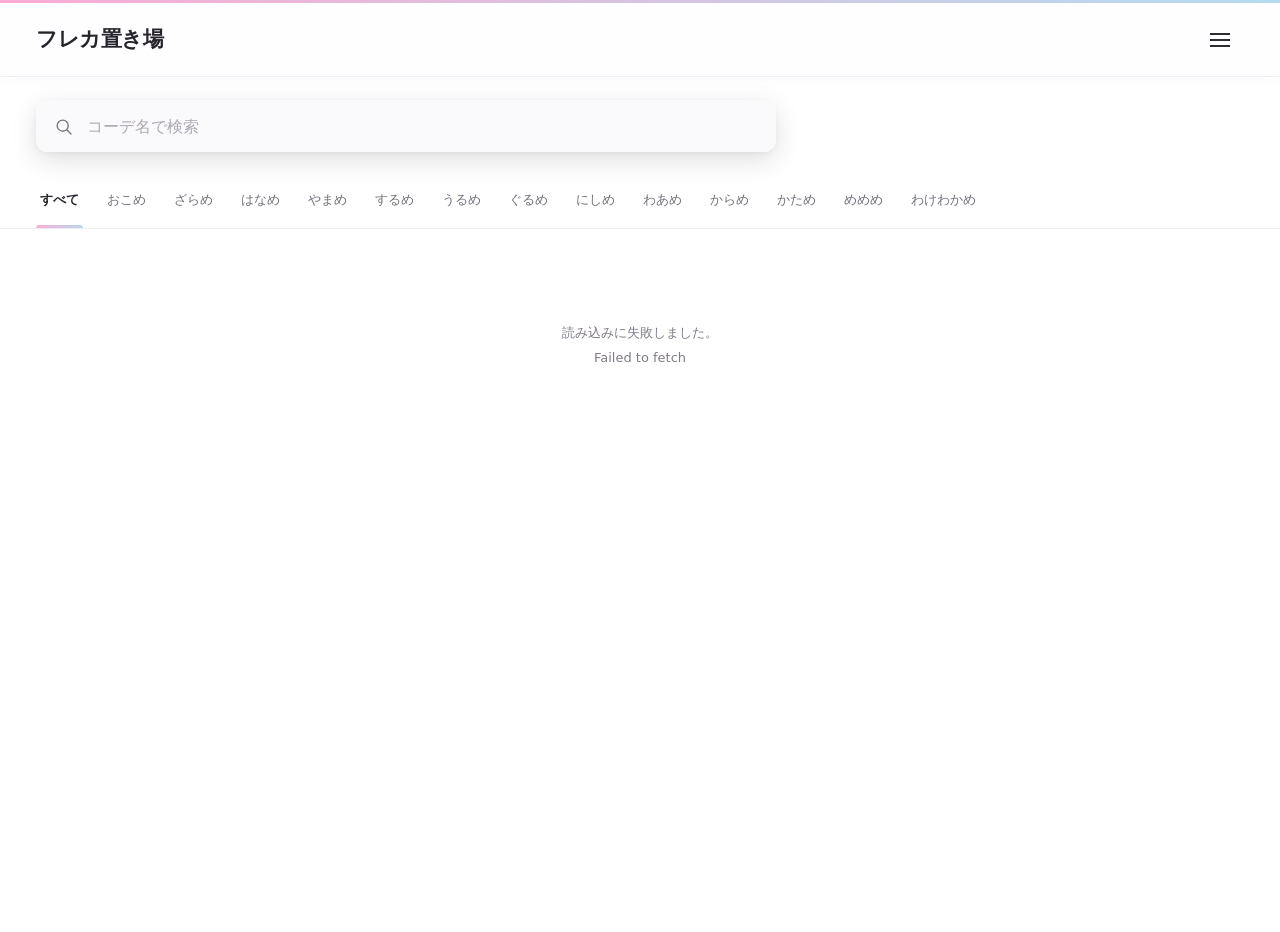
<file: index.html>
<!doctype html><html lang="ja"><head><meta charset="UTF-8"><meta name="viewport" content="width=device-width,initial-scale=1"><meta name="theme-color" content="#ffffff"><title>フレカ置き場 - ぴゃぽ</title><link rel="stylesheet" href="assets/style.css?v=floating-search-only-20261124"></head><body data-page="view"><div id="app"></div><script src="assets/config.js"></script><script src="assets/initial-colors.js"></script><script src="assets/core.js"></script><script src="assets/view.js?v=site-d-public-newest-first-20261123"></script></body></html>
</file>
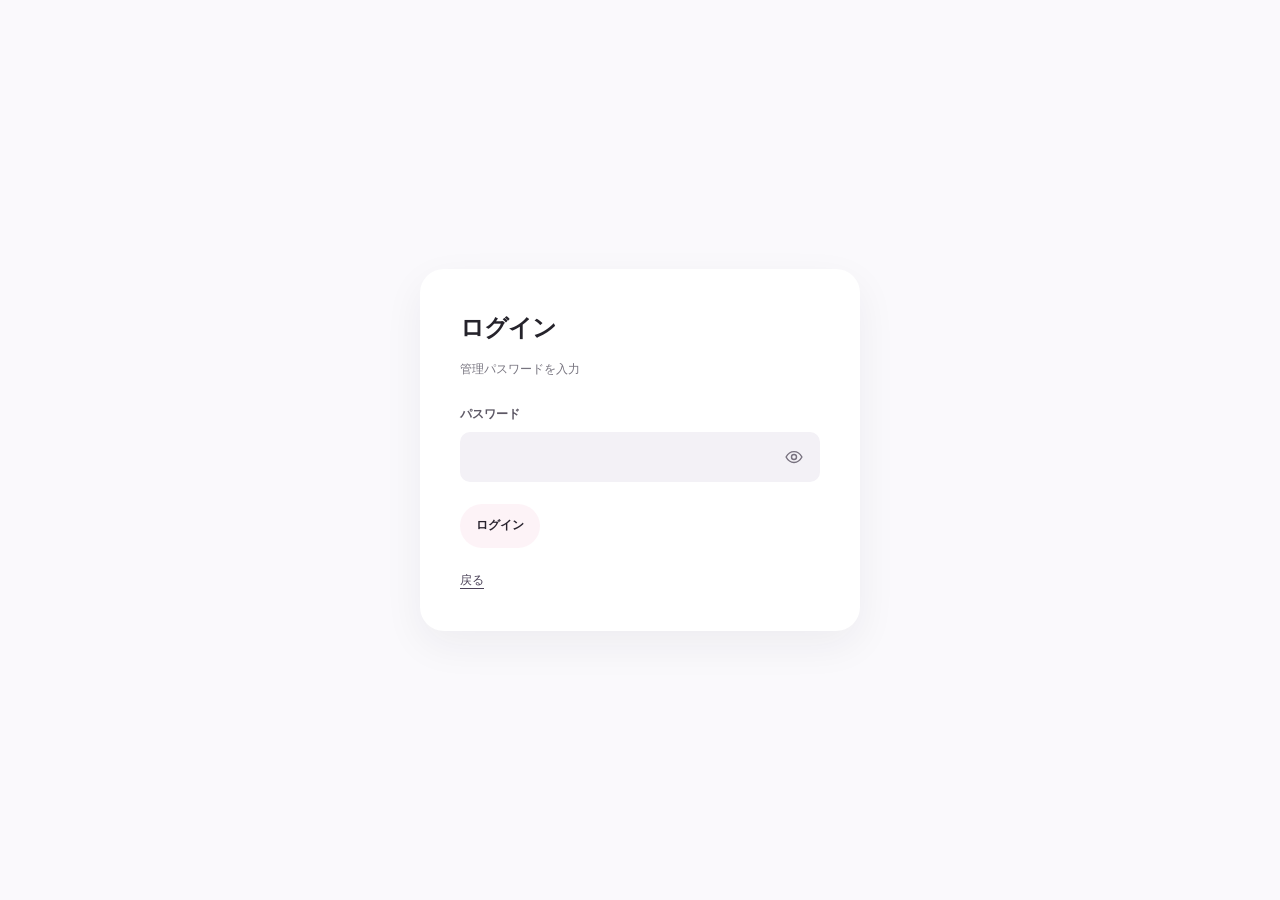
<file: edit.html>
<!doctype html><html lang="ja"><head><meta charset="UTF-8"><meta name="viewport" content="width=device-width,initial-scale=1"><meta name="theme-color" content="#ffffff"><title>フレカ置き場 - ぴゃぽ</title><link rel="stylesheet" href="assets/style.css?v=admin-floating-search-20261124"></head><body data-page="edit"><div id="app"></div><script src="assets/config.js"></script><script src="assets/core.js"></script><script src="assets/edit.js?v=login-copy-and-tab-title-20261123"></script></body></html>
</file>
<file: assets/style.css>
/*
 * Site D — 4.11B / Material-inspired minimal layout
 * A alternative remains entirely separate as v4.10.
 * The same JS, data contracts, page routes, and accessibility semantics are retained.
 * Design principle: whitespace first, lines only when needed, accent only as state.
 */
@property --theme-color { syntax: '<color>'; inherits: true; initial-value: #eaa1bf; }
:root {
  --theme-background: #eaa1bf;
  --old-theme-background: #eaa1bf;
  --theme-color: #eaa1bf;
  --theme-on: #171717;
  --theme-soft: rgba(234,161,191,.13);
  --theme-line: rgba(234,161,191,.35);
  --txt: #25232b;
  --muted: #77747f;
  --quiet: #9895a0;
  --line: #eeebf1;
  --line-strong: #ddd9e2;
  --bg: #faf9fc;
  --surface: #ffffff;
  --surface-soft: #f3f1f6;
  --surface-active: #f0ecf5;
  --danger: #b04452;
  --radius-small: 8px;
  --radius-medium: 12px;
  --radius-dialog: 24px;
  --ease: cubic-bezier(.2,.75,.25,1);
}
* { box-sizing: border-box; }
html { scroll-behavior: smooth; }
body {
  margin: 0;
  min-width: 320px;
  background: var(--surface);
  color: var(--txt);
  font: 14px/1.6 'Noto Sans JP','Hiragino Kaku Gothic ProN', 'Yu Gothic', system-ui, sans-serif;
  font-weight: 400;
  -webkit-font-smoothing: antialiased;
}
body[data-page="view"] { padding-bottom: 32px; }
button,input,textarea,select { font: inherit; }
button { cursor: pointer; -webkit-tap-highlight-color: transparent; }
button:disabled { opacity: .38; cursor: default; }
button:focus-visible, input:focus-visible, select:focus-visible, textarea:focus-visible, a:focus-visible, .ownership-option:focus-within {
  outline: 2px solid #6b5b81; outline-offset: 3px;
}
a { color: inherit; }
svg { width: 20px; height: 20px; fill: none; stroke: currentColor; stroke-width: 1.7; stroke-linecap: round; stroke-linejoin: round; }
.hidden { display: none !important; }
#app { min-height: 100dvh; }

/* 1 — Top app bar: flat surface, small dynamic theme rule (no decorations). */
.app-header { position: sticky; top: 0; z-index: 30; background: var(--surface); }
.title-bar { position: relative; isolation: isolate; background: var(--surface); color: var(--txt); }
.title-bar::after { content: ''; position: absolute; top: 0; left: 0; right: 0; height: 4px; background: var(--theme-background); z-index: 1; }
.title-bar::before { content:''; position:absolute; inset: 0 0 auto; height: 4px; z-index:2; pointer-events:none; background:var(--old-theme-background); opacity: 0; }
.theme-changing .title-bar::before { animation: b-accent-crossfade 700ms ease both; }
@keyframes b-accent-crossfade { from { opacity: 1; } to { opacity: 0; } }
.header-inner { max-width: 1440px; min-height: 76px; margin: auto; padding: 12px 36px 9px; display: flex; align-items: center; justify-content: space-between; gap: 16px; }
.app-title { font-size: 21px; font-weight: 700; letter-spacing: -.025em; color: #27232c; }
.header-actions,.view-header-actions { display:flex; align-items:center; gap:14px; }
.header-date { color:var(--muted); white-space:nowrap; font-size: 11px; letter-spacing: .02em; }
.hamburger { width: 48px; height: 48px; display:flex; flex-direction:column; align-items:center; justify-content:center; gap:5px; border:0; background:transparent; color:#302c36; padding:9px; border-radius:24px; transition:background 180ms ease; }
.hamburger:hover,.hamburger[aria-expanded="true"] { background:var(--surface-soft); }
.hamburger span { width:21px; height:2px; display:block; background:currentColor; border-radius:3px; transition:transform 250ms var(--ease),opacity 180ms ease; }
.hamburger[aria-expanded="true"] span:first-child { transform:translateY(7px) rotate(45deg); }
.hamburger[aria-expanded="true"] span:nth-child(2) { opacity:0; }
.hamburger[aria-expanded="true"] span:last-child { transform:translateY(-7px) rotate(-45deg); }

/* 2 — Modal navigation sheet; keeps the exact original hamburger behaviors. */
.menu-scrim { position:fixed; inset:0; z-index:79; background:rgba(22,18,30,.27); opacity:0; visibility:hidden; pointer-events:none; transition:opacity 300ms ease,visibility 0s linear 310ms; }
.hamburger-panel { position:fixed; right:0; top:0; bottom:0; z-index:80; width:min(344px, calc(100vw - 36px)); display:flex; flex-direction:column; gap:2px; padding:108px 20px 32px; overflow-y:auto; background:var(--surface); box-shadow:-14px 0 55px rgba(34,27,47,.12); opacity:0; transform:translateX(28px); visibility:hidden; pointer-events:none; transition:opacity 260ms ease,transform 300ms var(--ease),visibility 0s linear 310ms; }
.hamburger-panel::before { content:'メニュー'; position:absolute; top:42px; left:36px; font-size:21px; font-weight:700; letter-spacing:-.02em; }
.hamburger-panel :is(a,button) { display:block; width:100%; border:0; border-radius:12px; padding:15px 18px; text-align:left; color:#433e49; font-size:14px; font-weight:500; background:transparent; text-decoration:none; transition:background-color 180ms ease; }
.hamburger-panel :is(a,button):hover { background:#f3f1f6; }
.hamburger-panel .selected { background:var(--theme-soft); font-weight:700; }
/* Close control floats above the drawer, independent of the sliding sheet.
   Its bounds are taken from the header hamburger at the moment of opening. */
.drawer-close {
  position: fixed;
  z-index: 83;
  display: grid;
  place-items: center;
  padding: 0;
  border: 0;
  border-radius: 50%;
  background: transparent;
  color: #302c36;
  font-size: 28px;
  font-weight: 300;
  line-height: 1;
  opacity: 0;
  visibility: hidden;
  pointer-events: none;
  transform: scale(.92);
  transition: opacity 180ms ease, transform 240ms var(--ease), visibility 0s linear 250ms, background-color 180ms ease;
}
.drawer-close.is-open {
  opacity: 1;
  visibility: visible;
  pointer-events: auto;
  transform: scale(1);
  transition-delay: 0s;
}
.drawer-close:hover { background: var(--surface-soft); }
.drawer-close:focus-visible { outline: 2px solid #6b5b81; outline-offset: -3px; }

.hamburger-panel > a:first-of-type { border-bottom:1px solid var(--line); border-radius:0; margin-bottom:12px; padding-bottom:23px; }
.hamburger-panel > a:first-of-type:hover { background:var(--surface-soft); border-radius:12px; }
.menu-scrim.is-open,.hamburger-panel.is-open { opacity:1; visibility:visible; pointer-events:auto; transition-delay:0ms; }
.hamburger-panel.is-open { transform:translateX(0); }

/* 3 — Search and filters: whitespace, no decorated input borders. */
.container { max-width:1440px; margin:0 auto; padding:24px 36px; }
.search { max-width:740px; min-height:52px; display:flex; align-items:center; gap:14px; padding:0 18px; background:var(--surface-soft); border:0; border-radius:var(--radius-medium); box-shadow:none; transition:background 200ms ease,box-shadow 200ms ease; }
.search:focus-within { background:#eeebf3; box-shadow:inset 0 -2px #777086; }
.search svg { color:#777280; width:19px; height:19px; flex-shrink:0; }
.search input { flex:1; min-width:0; padding:13px 0; background:transparent; color:var(--txt); border:0; outline:0; font-size:16px; }
.search input::placeholder { color:#86818e; }
.desktop-tabs { max-width:1440px; margin:auto; padding:0 36px; display:flex; align-items:stretch; gap:20px; overflow-x:auto; scrollbar-width:none; border-bottom:1px solid var(--line); }
.desktop-tabs::-webkit-scrollbar { display:none; }
.char-tab { position:relative; flex-shrink:0; white-space:nowrap; border:0; border-radius:0; background:transparent!important; padding:12px 4px 15px; min-height:52px; color:#77717e; font-size:13px; font-weight:500; transition:color 230ms ease; }
.char-tab::after { content:''; position:absolute; left:0; right:0; height:3px; bottom:0; border-radius:3px 3px 0 0; background:var(--theme-background); transform:scaleX(0); transform-origin:center; transition:transform 280ms var(--ease); }
.char-tab:hover { color:#34303b; }
.char-tab.active { color:#292630; font-weight:700; }
.char-tab.active::after { transform:scaleX(1); }

/* 4 — Public gallery: image-led, not a grid of framed rectangles. */
.card-grid { display:grid; grid-template-columns:repeat(2,minmax(0,1fr)); gap:26px 16px; align-items:start; }
.freca-card { min-width:0; background:transparent; border:0; border-radius:0; box-shadow:none; overflow:visible; }
.card-picture { background:#f2f0f5; aspect-ratio:59 / 86; overflow:hidden; border-radius:7px; display:flex; align-items:center; justify-content:center; cursor:zoom-in; transition:box-shadow 220ms ease; }
.card-picture img { width:100%; height:100%; object-fit:cover; transition:transform 300ms var(--ease); }
.freca-card:hover .card-picture { box-shadow:0 6px 18px rgba(36,29,43,.08); }
.freca-card:hover .card-picture img { transform:scale(1.018); }
.card-detail { padding:11px 2px 0; }
.card-chara { color:#292530; font-size:13px; font-weight:650; line-height:1.45; }
.card-code { color:#76717d; font-size:12px; line-height:1.55; margin-top:4px; overflow-wrap:anywhere; }
.empty-image { display:flex; flex-direction:column; align-items:center; justify-content:center; gap:8px; color:#a29da9; }
.empty-image span { font-size:26px; font-weight:300; }
.empty-image small { font-size:12px; }
.placeholder-panel { grid-column:1 / -1; text-align:center; padding:68px 12px; color:#817a88; font-size:13px; background:transparent; border:0; border-radius:0; box-shadow:none; line-height:1.9; }
.pager { display:flex; justify-content:center; gap:6px; flex-wrap:wrap; margin:24px auto; }
.pager button { width:42px; height:42px; border:0; border-radius:50%; background:transparent; color:#77717e; }
.pager button:hover { background:#f0eef3; }
.pager button.active { color:#242029; background:var(--theme-soft); font-weight:700; }
.pager-ellipsis { display:grid; place-items:center; width:28px; color:#9a95a1; }
.bottom-nav { display:none; }

/* 5 — Forms and simple actions. The only filled actions are primary. */
.btn { min-height:40px; padding:9px 16px; border:0; border-radius:22px; color:#544d5b; background:var(--surface-soft); font-size:12px; font-weight:600; transition:background 160ms ease,transform 160ms ease; }
.btn:hover { background:#eae6ef; }
.btn:active,.tiny-btn:active { transform:scale(.982); }
.btn.primary { color:#28232e; background:var(--theme-soft); font-weight:700; }
.btn.primary:hover { filter:brightness(.97); }
.btn.danger,.tiny-btn.danger { color:var(--danger); }
.tiny-btn { background:transparent; border:0; border-radius:18px; padding:7px 13px; font-size:12px; font-weight:500; color:#5c5663; transition:background 180ms ease, transform 180ms ease; }
.tiny-btn:hover { background:var(--surface-soft); }
.row { display:flex; align-items:center; flex-wrap:wrap; gap:8px; }
.row.between { justify-content:space-between; }
.note { margin:0; font-size:12px; line-height:1.8; color:var(--muted); font-weight:400; }
.section-head { display:flex; align-items:center; justify-content:space-between; gap:16px; margin:6px 0 20px; }
.section-head h2 { margin:0; color:#292531; font-size:22px; font-weight:700; letter-spacing:-.035em; line-height:1.35; }
.section-head h2 small { font-size:12px; font-weight:400; margin-left:8px; letter-spacing:0; }

/* 6 — Auth: compact neutral form, only one elevated functional surface. */
.auth-screen { min-height:100dvh; display:grid; place-items:center; padding:32px 16px; background:var(--bg); }
.login-panel { width:min(440px,100%); padding:40px; background:#fff; border:0; border-radius:24px; box-shadow:0 14px 40px rgba(36,30,45,.06); }
.login-panel h1 { margin:0 0 12px; font-size:24px; letter-spacing:-.035em; }
.login-panel form { margin-top:24px; }
.login-panel .btn { margin-top:4px; min-height:44px; }
.login-panel > .note:last-child { margin-top:22px; }
.login-panel a { color:#4c4359; text-underline-offset:4px; }
.login-panel .password-control{display:block;position:relative;width:100%;}
.login-panel .password-control input{padding-right:58px;}
.login-panel .password-peek{position:absolute;top:0;right:0;bottom:0;width:52px;display:grid;place-items:center;border:0;border-radius:0 10px 10px 0;background:transparent;color:#77717e;cursor:pointer;touch-action:none;-webkit-user-select:none;user-select:none;padding:0;}
.login-panel .password-peek[aria-pressed="true"]{color:#28252e;}
.login-panel .password-peek:focus-visible{outline:2px solid #777086;outline-offset:-3px;}
.field { display:grid; gap:8px; margin:18px 0; font-size:12px; font-weight:650; color:#5d5865; }
.field input,.field select,.field textarea { width:100%; min-height:48px; border:0; border-radius:10px; background:var(--surface-soft); color:#28252e; padding:12px 14px; font-size:16px; outline:0; }
.field textarea { min-height:100px; resize:vertical; line-height:1.7; }
.field input:focus,.field select:focus,.field textarea:focus { box-shadow:inset 0 -2px #777086; }

/* 7 — Edit dashboard, understated hierarchy and flat item rows. */
.admin-shell { width:min(100%,1320px); margin:0 auto; padding:36px 38px 90px; }
.animated-content { animation:b-content-fade 230ms ease both; }
@keyframes b-content-fade { from { opacity:.7; transform:translateY(5px); } to { opacity:1; transform:translateY(0); } }
.admin-shell .search { margin-bottom:16px; max-width:740px; }
.sub-tabs { display:flex; width:fit-content; align-items:center; gap:26px; margin:0 0 36px; border-bottom:1px solid var(--line-strong); }
.sub-tab { position:relative; border:0; border-radius:0; color:#77717e; background:transparent; padding:10px 0 14px; min-height:44px; font-size:14px; font-weight:500; }
.sub-tab.active { color:#2b2731; font-weight:700; }
.sub-tab.active::after { content:''; position:absolute; height:3px; bottom:-1px; left:0; right:0; border-radius:3px; background:var(--theme-background); }
.character-filter { display:flex; align-items:center; gap:10px; width:100%; margin:14px 0 26px; min-height:44px; }
.filter-all { flex:0 0 auto; min-width:60px; }
.filter-scroll { display:flex; gap:4px; flex:1; min-width:0; overflow-x:auto; scrollbar-width:none; padding:0; overscroll-behavior-inline:contain; }
.filter-scroll::-webkit-scrollbar { display:none; }
.filter-pill { position:relative; flex:0 0 auto; border:0; background:transparent; color:#706a77; padding:10px 16px; border-radius:24px; min-height:42px; white-space:nowrap; font-size:12px; font-weight:500; transition:background-color 200ms ease, color 200ms ease; }
.filter-pill.active { background:var(--item-soft); color:#25222c; font-weight:700; }
.filter-pill:hover { background:#f3f1f6; }
.admin-card-grid { display:grid; grid-template-columns:repeat(2,minmax(0,1fr)); gap:28px 18px; margin-top:28px; }
.admin-card { min-width:0; background:transparent; border:0; border-radius:0; box-shadow:none; overflow:visible; }
.admin-image { display:grid; place-items:center; height:190px; background:#f1eff4; border-radius:7px; cursor:zoom-in; overflow:hidden; }
.admin-image img { width:100%; height:100%; object-fit:cover; }
.admin-card-body { padding:13px 2px; }
.admin-title { font-size:14px; font-weight:650; overflow-wrap:anywhere; }
.admin-sub { font-size:12px; color:var(--muted); margin:4px 0 8px; }

/* 8 — Ownership: one row per outfit, chips only for printed characters. */
.owned-grid { display:grid; grid-template-columns:repeat(1,minmax(0,1fr)); gap:0; margin-top:22px; }
.owned-card { padding:20px 1px 21px; border:0; border-radius:0; border-bottom:1px solid var(--line); background:transparent; box-shadow:none; }
.owned-card strong { font-size:15px; font-weight:650; }
.owned-card > .note { margin-top:2px; }
.chip-row { display:flex; flex-wrap:wrap; gap:8px; margin:13px 0 4px; }
.chip { display:inline-flex; align-items:center; gap:4px; padding:4px 12px; background:var(--item-soft); color:#3c3743; border:0; border-radius:19px; font-size:11px; font-weight:500; }
.owned-card .row { margin-top:12px; }

/* 9 — Print plans: section label and hairline separators instead of panels. */
.plan-heading { margin:42px 0 16px; font-size:20px; font-weight:700; letter-spacing:-.03em; }
.plan-set { margin:0 0 30px; background:transparent; border:0; border-radius:0; box-shadow:none; overflow:visible; }
.plan-set-head { display:flex; justify-content:flex-start; padding:12px 1px 10px; background:transparent; color:#77717d; border-bottom:1px solid var(--line-strong); font-size:12px; font-weight:600; }
.plan-item { display:flex; align-items:center; gap:14px; padding:16px 1px; min-width:0; border-bottom:1px solid var(--line); }
.plan-item input[type=checkbox] { flex:0 0 auto; width:19px; height:19px; accent-color:#655d70; cursor:pointer; }
.plan-content { min-width:0; flex:1; overflow:hidden; }
.plan-item .name { color:#33303b; font-weight:600; font-size:14px; overflow:hidden; text-overflow:ellipsis; white-space:nowrap; }

.plan-note { font-size:12px; margin-top:3px; color:#898590; line-height:1.5; white-space:nowrap; overflow:hidden; text-overflow:ellipsis; }
.plan-actions { flex:0 0 auto; display:flex; align-items:center; gap:0; flex-wrap:nowrap; }
.plan-actions .tiny-btn { font-size:11px; padding:8px 11px; min-width:40px; }
@keyframes b-check-pop { 0%{transform:scale(.85)} 65%{transform:scale(1.09)} 100%{transform:scale(1)} }
.plan-item.just-checked input[type=checkbox] { animation:b-check-pop 200ms ease-out; }

/* 10 — Color settings: flat editable rows with an intentional preview swatch. */
.color-grid { display:grid; grid-template-columns:repeat(1,minmax(0,1fr)); gap:0 36px; margin-top:18px; }
.color-card { border:0; border-radius:0; border-bottom:1px solid var(--line); background:transparent; padding:22px 0 23px; display:grid; gap:12px; }
.color-card > strong { font-size:15px; font-weight:650; }
.color-mode { display:flex; gap:22px; flex-wrap:wrap; }
.color-mode label { display:inline-flex; align-items:center; gap:7px; font-size:12px; color:#696373; cursor:pointer; }
.color-mode input { accent-color:#665c77; }
.color-control { display:flex; align-items:center; gap:14px; }
.color-control input[type=color] { width:44px; height:44px; border:0; background:none; padding:0; cursor:pointer; }
.color-control input[type=text] { flex:1; width:100%; min-width:0; border:0; border-radius:10px; background:var(--surface-soft); padding:12px 14px; font-size:14px; text-transform:uppercase; }
.color-sample { width:100%; min-height:43px; display:grid; place-items:center; background:var(--sample); color:var(--sample-on); font-weight:600; font-size:12px; border-radius:6px; }

/* 11 — Ownership multiple-selection dialog. */
.owned-select-caption { display:flex; justify-content:space-between; gap:14px; color:#4b4651; font-size:13px; margin:22px 0 10px; }
.owned-select-caption > span { color:var(--muted); font-size:11px; }
.ownership-options { display:grid; grid-template-columns:repeat(3,minmax(0,1fr)); gap:8px; }
.ownership-option { display:flex; justify-content:center; align-items:center; gap:5px; cursor:pointer; background:#f4f2f7; color:#6b6572; border:0; border-radius:11px; min-height:44px; padding:8px 4px; font-size:12px; transition:background-color 180ms ease; white-space:nowrap; }
.ownership-option.chosen { background:var(--item-soft); color:#302b35; font-weight:700; }
.ownership-option input { position:absolute; width:1px; height:1px; opacity:0; pointer-events:none; }
.ownership-option .tick { visibility:hidden; }
.ownership-option.chosen .tick { visibility:visible; }

/* 12 — Modal/dialog surfaces are purposefully elevated (not a layout grid). */
.overlay,.dialog-shade { position:fixed; inset:0; z-index:70; background:rgba(27,23,34,.5); display:grid; place-items:center; padding:20px; animation:b-overlay-in 180ms ease both; }
.overlay { z-index:60; }
.overlay img { max-width:min(520px,92vw); max-height:87vh; object-fit:contain; border-radius:8px; box-shadow:0 18px 60px rgba(20,14,30,.2); }
.overlay-close { position:fixed; right:25px; top:20px; width:44px; height:44px; border:0; background:white; color:#4c4554; border-radius:50%; font-size:24px; }
.dialog { background:#fff; width:min(520px,100%); max-height:90dvh; overflow-y:auto; padding:26px 30px 30px; border:0; border-radius:var(--radius-dialog); box-shadow:0 24px 90px rgba(28,23,34,.19); animation:b-dialog-in 250ms var(--ease) both; }
.dialog h2 { font-size:20px; font-weight:700; margin:0; }
.dialog-actions { display:flex; justify-content:flex-end; gap:10px; margin-top:28px; }
.preview { width:100%; min-height:148px; display:grid; place-items:center; background:var(--surface-soft); border:0; border-radius:9px; overflow:hidden; font-size:12px; color:#827d89; }
.preview img { width:auto; height:148px; max-width:100%; object-fit:contain; }
@keyframes b-overlay-in { from{opacity:0} to{opacity:1} }
@keyframes b-dialog-in { from{opacity:0;transform:translateY(10px) scale(.99)} to{opacity:1;transform:translateY(0) scale(1)} }
.toast { position:fixed; z-index:110; left:50%; bottom:26px; transform:translateX(-50%); padding:12px 20px; background:#353039; color:white; border-radius:24px; font-size:12px; opacity:0; pointer-events:none; transition:opacity 200ms ease; box-shadow:0 7px 25px rgba(25,22,29,.15); }
.toast.show { opacity:1; }

/* Responsive columns and rhythm */
@media(min-width:700px) {
  .card-grid { grid-template-columns:repeat(4,minmax(0,1fr)); gap:30px 20px; }
  .admin-card-grid { grid-template-columns:repeat(3,minmax(0,1fr)); gap:30px 22px; }
  .owned-grid { grid-template-columns:repeat(2,minmax(0,1fr)); column-gap:42px; }
  .color-grid { grid-template-columns:repeat(2,minmax(0,1fr)); }
}
@media(min-width:1100px) {
  .card-grid { grid-template-columns:repeat(5,minmax(0,1fr)); gap:36px 24px; }
  .admin-card-grid { grid-template-columns:repeat(4,minmax(0,1fr)); }
}
@media(min-width:1400px) { .card-grid { grid-template-columns:repeat(6,minmax(0,1fr)); } }

@media(max-width:699px) {
  body[data-page="view"] { padding-bottom:90px; }
  .header-inner { min-height:66px; padding:9px 16px 6px; }
  .app-title { font-size:17px; }
  .header-date { font-size:10px; }
  .header-actions,.view-header-actions { gap:5px; }
  .hamburger { width:44px; height:44px; }
  .container { padding:18px 16px; }
  .desktop-tabs { display:none; }
  .card-grid { grid-template-columns:repeat(2,minmax(0,1fr)); gap:24px 12px; }
  .card-picture { border-radius:5px; }
  .card-detail { padding:9px 1px 0; }
  .card-chara { font-size:12px; }
  .card-code { font-size:11px; }
  .bottom-nav { display:block; position:fixed; left:0; right:0; bottom:0; z-index:40; height:77px; background:var(--surface); box-shadow:0 -3px 22px rgba(30,26,37,.07); }
  .bottom-nav-inner { display:flex; align-items:center; gap:10px; width:100%; height:100%; padding:0 12px; }
  .bottom-all { display:flex; align-items:center; justify-content:center; flex:0 0 58px; padding:10px 4px; border:0; background:transparent; border-radius:17px; font-size:11px; color:#736e7a; min-height:42px; }
  .bottom-all.active { background:var(--item-soft); color:#302b35; font-weight:700; }
  .nav-scroller { display:block; flex:1; min-width:0; height:100%; overflow-x:auto; scroll-snap-type:x mandatory; scrollbar-width:none; }
  .nav-scroller::-webkit-scrollbar { display:none; }
  .nav-track { display:flex; width:100%; height:100%; }
  .nav-slide { flex:0 0 100%; width:100%; height:100%; display:flex; align-items:center; gap:2px; padding:0; scroll-snap-align:start; }
  .bottom-char { flex:1 1 0; width:0; min-width:0; min-height:42px; display:grid; place-items:center; padding:10px 1px; border:0; border-radius:17px; background:transparent; color:#746f7c; font-size:11px; transition:background 260ms ease; }
  .bottom-char.active { background:var(--item-soft); color:#292531; font-weight:700; }
  .bottom-char:not(.active):active,.bottom-all:not(.active):active { background:var(--surface-soft); }
  .admin-shell { padding:26px 16px 72px; }
  .section-head { margin:2px 0 20px; }
  .section-head h2 { font-size:18px; }
  .section-head .btn { padding:9px 13px; font-size:11px; min-height:39px; }
  .sub-tabs { gap:26px; margin-bottom:28px; }
  .character-filter { gap:5px; margin:10px 0 23px; }
  .filter-pill { padding:10px 13px; }
  .admin-card-grid { gap:25px 14px; }
  .admin-image { height:160px; }
  .admin-card-body { padding:10px 0; }
  .owned-card { padding:20px 0; }
  .plan-heading { font-size:18px; margin:36px 0 14px; }
  .plan-item { gap:9px; padding:14px 0; }
  .plan-actions { gap:0; }
  .plan-actions .tiny-btn { min-width:34px; padding:7px 7px; font-size:11px; }
  .dialog { padding:22px 20px 25px; border-radius:20px; }
  .color-grid { grid-template-columns:1fr; }
  .hamburger-panel { width:min(340px,calc(100vw - 32px)); }
}
@media(prefers-reduced-motion:reduce) {
  *,*::before,*::after { scroll-behavior:auto!important; animation-duration:.001ms!important; transition-duration:.001ms!important; }
}


/* ======================================================================
   SITE D 4.11D — design D: B's structural minimalism + C's glass & motion
   No JS or backend contracts changed. Keep as an independent CSS variant.
   Glass belongs to navigation and temporary overlays, NOT content cards.
   ====================================================================== */
:root {
  --d-spring: cubic-bezier(.22,1,.36,1);
  --d-glass: rgba(254,253,255,.84);
  --d-solid: #fff;
  --d-glass-stroke: rgba(255,255,255,.72);
}
/* B-like flat page, with C-like luminous/frosted top navigation. */
body { background:#fff; }
.app-header {
  background:transparent;
  isolation:isolate;
}
.title-bar {
  background:var(--d-glass);
  -webkit-backdrop-filter:blur(24px) saturate(1.4);
  backdrop-filter:blur(24px) saturate(1.4);
  box-shadow:0 1px 0 rgba(61,52,72,.065), 0 3px 18px rgba(50,36,59,.025);
}
/* Keep B's narrow accent rather than C's full tinted block. */
.title-bar::after,.title-bar::before { height:3px; }
.app-title { letter-spacing:-.02em; }
.hamburger,
.hamburger span { transition-duration:260ms; transition-timing-function:var(--d-spring); }
.hamburger:hover { background:rgba(235,231,240,.55); }
.hamburger:active { transform:scale(.94); }
/* C-inspired glass navigation sheet, still in B's right drawer geometry.
   Position of close X is set from the hamburger's actual rect by B.1 JS. */
.menu-scrim {
  background:rgba(28,23,35,.21);
  -webkit-backdrop-filter:blur(0px);
  backdrop-filter:blur(0px);
  transition:opacity 380ms ease,backdrop-filter 380ms ease,
             -webkit-backdrop-filter 380ms ease,visibility 0s linear 410ms;
}
.menu-scrim.is-open {
  -webkit-backdrop-filter:blur(4px);
  backdrop-filter:blur(4px);
  transition-delay:0s;
}
.hamburger-panel {
  background:rgba(251,250,254,.94);
  border-left:1px solid var(--d-glass-stroke);
  -webkit-backdrop-filter:blur(34px) saturate(1.45);
  backdrop-filter:blur(34px) saturate(1.45);
  box-shadow:-18px 0 65px rgba(38,29,48,.14),inset 1px 0 rgba(255,255,255,.7);
  transform:translate3d(32px,0,0) scale(.992);
  transform-origin:right center;
  filter:blur(3px);
  transition:opacity 320ms ease,transform 410ms var(--d-spring),filter 320ms ease,visibility 0s linear 425ms;
}
.hamburger-panel.is-open {
  transform:translate3d(0,0,0) scale(1);
  filter:blur(0px);
}
.hamburger-panel :is(a,button) {
  transition:background-color 200ms ease,color 190ms ease,transform 240ms var(--d-spring);
}
.hamburger-panel :is(a,button):hover {
  background:rgba(231,228,238,.7);
  transform:translateX(2px);
}
.drawer-close {
  transition:opacity 220ms ease,transform 290ms var(--d-spring),visibility 0s linear 330ms,background-color 200ms ease;
}
.drawer-close.is-open { transition-delay:0s; }
.drawer-close:hover { background:rgba(236,233,242,.82); }
/* Keep B's no-outline search field, give it restrained C-like tactility. */
.search {
  background:rgba(243,241,246,.94);
  transition:background-color 230ms ease,box-shadow 250ms ease,transform 250ms var(--d-spring);
}
.search:focus-within {
  background:rgba(241,238,246,.98);
  box-shadow:inset 0 -2px rgba(109,94,128,.55), 0 3px 15px rgba(45,36,54,.04);
}
/* Tabs stay understated B-style, but transitions feel more fluid. */
.char-tab { transition:color 320ms ease; }
.char-tab::after { transition:transform 390ms var(--d-spring); }
.filter-pill,.bottom-char,.bottom-all {
  transition:background-color 400ms var(--d-spring),color 260ms ease,transform 210ms var(--d-spring);
}
/* Gallery remains visually identical in structure to B. Card entrance is C-like. */
@keyframes d-card-enter {
  from { opacity:0; transform:translate3d(0,9px,0) scale(.994); }
  to   { opacity:1; transform:translate3d(0,0,0) scale(1); }
}
.animated-grid .freca-card {
  animation:d-card-enter 360ms var(--d-spring) both;
  animation-delay:var(--stagger,0ms);
}
.card-picture { transition:box-shadow 280ms ease,transform 380ms var(--d-spring); }
.card-picture img { transition:transform 450ms var(--d-spring); }
@media (hover:hover) {
  .freca-card:hover .card-picture { transform:translateY(-2px); }
  .filter-pill:hover:not(.active) { background:#f1eff5; }
  .btn:hover,.tiny-btn:hover { transform:translateY(-1px); }
}
/* C-like responsive gestures for actions. No excessive bounce. */
.btn,.tiny-btn,.pager button,.sub-tab {
  transition:background-color 220ms ease,color 220ms ease,transform 210ms var(--d-spring),box-shadow 220ms ease;
}
.btn:active,.tiny-btn:active,.pager button:active,.sub-tab:active { transform:scale(.97); }
.animated-content { animation:d-content-enter 320ms var(--d-spring) both; }
@keyframes d-content-enter {
  from { opacity:.45; transform:translateY(9px); }
  to { opacity:1; transform:translateY(0); }
}
.plan-item.just-checked input[type=checkbox] { animation:d-check-pop 240ms var(--d-spring); }
@keyframes d-check-pop { 0%{transform:scale(.84)} 65%{transform:scale(1.07)} 100%{transform:scale(1)} }
/* Temporary controls are glass; content rows/cards stay B-flat. */
.dialog-shade,.overlay {
  background:rgba(26,22,35,.42);
  -webkit-backdrop-filter:blur(6px);
  backdrop-filter:blur(6px);
  animation:d-scrim-enter 230ms ease-out both;
}
.dialog {
  background:rgba(253,252,255,.96);
  border:1px solid rgba(255,255,255,.88);
  border-radius:21px;
  box-shadow:0 26px 80px rgba(27,22,35,.18);
  -webkit-backdrop-filter:blur(30px) saturate(1.3);
  backdrop-filter:blur(30px) saturate(1.3);
  animation:d-dialog-enter 320ms var(--d-spring) both;
}
@keyframes d-scrim-enter { from { opacity:0; } to { opacity:1; } }
@keyframes d-dialog-enter {
  from { opacity:0; transform:translateY(12px) scale(.985); }
  to { opacity:1; transform:translateY(0) scale(1); }
}
.overlay-close { background:rgba(255,255,255,.91); -webkit-backdrop-filter:blur(16px);backdrop-filter:blur(16px); }
/* Mobile: glass navigation bar across full width, not a floating capsule.
   Preserves B's single horizontal row and the 4-group slide interaction. */
@media(max-width:699px){
  .bottom-nav {
    background:rgba(253,252,255,.81);
    border-top:1px solid rgba(255,255,255,.86);
    -webkit-backdrop-filter:blur(27px) saturate(1.5);
    backdrop-filter:blur(27px) saturate(1.5);
    box-shadow:0 -5px 28px rgba(36,28,47,.09), inset 0 1px 0 rgba(255,255,255,.74);
    padding-bottom:env(safe-area-inset-bottom,0px);
    height:calc(77px + env(safe-area-inset-bottom,0px));
  }
  body[data-page="view"] { padding-bottom:calc(100px + env(safe-area-inset-bottom,0px)); }
  .bottom-nav-inner { height:77px; }
  .hamburger-panel { background:rgba(251,250,254,.96); }
  .plan-actions .tiny-btn { min-height:42px; }
}
/* No blur in constrained environments and honor system accessibility. */
@supports not ((backdrop-filter:blur(3px)) or (-webkit-backdrop-filter:blur(3px))){
  .title-bar,.hamburger-panel,.bottom-nav,.dialog{background:var(--d-solid);}
  .menu-scrim,.dialog-shade,.overlay{background:rgba(28,23,35,.35);}
}
@media(prefers-reduced-transparency:reduce){
  .title-bar,.hamburger-panel,.bottom-nav,.dialog{
    background:#fff!important;-webkit-backdrop-filter:none!important;backdrop-filter:none!important;
  }
  .menu-scrim,.dialog-shade,.overlay{-webkit-backdrop-filter:none!important;backdrop-filter:none!important;}
}
@media(prefers-contrast:more){
  .title-bar,.bottom-nav{background:#fff;border-color:#a19baa;}
  .hamburger-panel{background:#fff;}
}
@media(prefers-reduced-motion:reduce){
  .hamburger-panel,.menu-scrim,.drawer-close,.animated-grid .freca-card,.animated-content,.dialog,.overlay,.dialog-shade,
  .plan-item.just-checked input[type=checkbox]{animation:none!important;transition:none!important;filter:none!important;}
  .hamburger-panel{transform:translateX(0)!important;}
}

/* Site D v4.11D.1 — compact data-entry forms and understated contrast */
.search input::placeholder,.field input::placeholder,.field textarea::placeholder,
.upload-fields input::placeholder,.card-upload-url input::placeholder{color:#ada8b4;opacity:1}
.ownership-option.chosen{background:var(--item-soft);box-shadow:inset 0 0 0 1px var(--item-line);font-weight:700}
.filter-pill.active,.bottom-char.active,.bottom-all.active{background:var(--item-soft);box-shadow:inset 0 0 0 1px var(--item-line)}
.dialog-heading{margin-bottom:24px;align-items:center}
.dialog-x{display:grid;place-items:center;flex-shrink:0;width:40px;height:40px;border:0;border-radius:50%;background:transparent;color:#4c4754;font-size:25px;font-weight:300;line-height:1;transition:background .2s ease,transform .2s ease}
.dialog-x:hover{background:rgba(78,65,88,.08)}.dialog-x:active{transform:scale(.96)}
.ownership-dialog .field{margin:12px 0 20px}
.ownership-options{margin:14px 0 12px;gap:8px}
.dialog-actions{margin-top:24px}
/* Select files in an intentional drop area; one editable costume name per preview. */
.card-entry-dialog{width:min(620px,100%)}
.card-upload-zone{display:flex;flex-direction:column;gap:6px;align-items:center;justify-content:center;min-height:124px;background:rgba(243,240,248,.75);border:1px dashed #d9d4e0;border-radius:15px;color:#595263;cursor:pointer;transition:background .18s ease,border-color .18s ease}
.card-upload-zone:hover,.card-upload-zone.dragging,.card-upload-zone:focus-visible{background:#ebe6f2;border-color:#b8adca;outline-offset:2px}
.card-upload-zone.upload-busy{opacity:.7;pointer-events:none}
.upload-symbol{font-size:22px;font-weight:300;line-height:1}.card-upload-zone strong{font-size:13px;font-weight:600}.upload-hint{color:#9b94a2;font-size:11px}
.card-upload-url{display:flex;align-items:center;gap:10px;margin-top:10px}
.card-upload-url input{flex:1;min-width:0;padding:12px 14px;border:0;background:var(--surface-soft);border-radius:10px;font-size:14px}
.upload-entries{display:grid;gap:0;margin-top:18px}
.upload-entry{display:flex;align-items:center;gap:12px;min-width:0;padding:14px 0;border-bottom:1px solid var(--line)}
.upload-thumb{flex:0 0 76px;width:76px;height:88px;background:#f3f1f6;display:grid;place-items:center;overflow:hidden;border-radius:9px;color:#aaa3af;font-size:11px}
.upload-thumb img{width:100%;height:100%;object-fit:contain}
.upload-fields{display:grid;grid-template-columns:1fr;gap:7px;flex:1;min-width:0}
.upload-fields :is(input,select){width:100%;min-width:0;height:39px;padding:8px 11px;border:0;background:#f6f4f8;border-radius:8px;font-size:14px;color:#302a35}
.upload-remove{flex:0 0 32px;width:32px;height:32px;border:0;background:transparent;color:#756b7a;font-size:20px;border-radius:50%}.upload-remove:hover{background:#eeebf3}
.add-entry-link{margin-top:16px;padding:10px 0;background:none;border:0;color:#71657c;font-size:12px;font-weight:600;text-align:left}
.add-entry-link:hover{text-decoration:underline;text-underline-offset:4px}
@media(max-width:699px){.card-entry-dialog{padding:22px 18px}.card-upload-zone{min-height:105px}.upload-entry{gap:9px}.upload-thumb{flex-basis:65px;width:65px;height:78px}.upload-fields :is(input,select){font-size:16px}.dialog-x{width:42px;height:42px}}

/* v4.11D.2 — ownership heading removal, compact count and close X */
.ownership-dialog { position:relative; padding-top:40px; }
.ownership-dialog > .dialog-x { position:absolute; top:10px; right:14px; z-index:1; }
.ownership-count { margin:6px 0 0; font-size:11px; }


/* ===== v4.11D.3: requested mobile navigation and consistent search only ===== */
/* One shared search-field size, icon alignment, and left edge across pages. */
body[data-page="view"] .container > .search,
body[data-page="edit"] .admin-shell .search {
  display:flex;
  width:100%;
  max-width:740px;
  min-height:52px;
  height:52px;
  padding:0 18px;
  border-radius:var(--radius-medium);
  align-items:center;
  gap:14px;
  box-sizing:border-box;
}
body[data-page="view"] .container > .search input,
body[data-page="edit"] .admin-shell .search input {
  min-height:0;
  height:100%;
  padding:0;
  line-height:normal;
}
/* Desktop uses differently sized page wrappers; align search fields without
   moving the surrounding content or changing the layout of either page. */
@media (min-width:700px) {
  body[data-page="edit"] .admin-shell .search {
    width:min(740px, calc(100vw - 72px));
    max-width:none;
    margin-left:0;
  }
}
@media (max-width:699px) {
  /* Each character owns one thin color strip; no full-width strip. */
  /* Every group has FOUR equal-width slots, even groups of three or two. */
  body[data-page="view"] .nav-slide {
    justify-content:flex-start;
  }
  body[data-page="view"] .bottom-char {
    flex:0 0 calc((100% - 6px) / 4);
    width:calc((100% - 6px) / 4);
    min-width:0;
  }
  /* The four character slots keep equal widths, including the two-person group.
     Only the bottom edge receives color; nothing is pill-shaped. */
  body[data-page="view"] .bottom-all,
  body[data-page="view"] .bottom-char {
    position:relative;
    align-self:stretch;
    height:100%;
    background:transparent !important;
    border:0 !important;
    border-radius:0 !important;
    box-shadow:none !important;
  }
  body[data-page="view"] .bottom-all.active,
  body[data-page="view"] .bottom-char.active {
    background:transparent !important;
    box-shadow:none !important;
  }
  body[data-page="view"] .bottom-all::after,
  body[data-page="view"] .bottom-char::after {
    content:"";
    position:absolute;
    left:3px;
    right:3px;
    bottom:0;
    height:3px;
    background:var(--item-background,var(--item-color));
    pointer-events:none;
  }
}


/* Site D v4.11D.6 — only menu-line consistency and sticky, floating search. */
:root { --search-sticky-top: 76px; }
/* The three strokes keep exactly the same thickness, including flex layout. */
.hamburger span {
  box-sizing: border-box;
  flex: 0 0 2px;
  height: 2px;
  min-height: 2px;
  width: 21px;
  border-radius: 1px;
}
/* Viewer: the search wrapper is a sibling of the rest of the content so that
   sticky positioning is not constrained to a search-only parent. */
body[data-page="view"] .search-dock {
  position: sticky;
  top: var(--search-sticky-top);
  z-index: 29;
  background: rgba(255,255,255,.91);
  -webkit-backdrop-filter: blur(12px);
  backdrop-filter: blur(12px);
}
/* Admin: search fields are inside the same content container as their results. */
body[data-page="edit"] .admin-shell .search {
  position: sticky;
  top: calc(var(--search-sticky-top) + 12px);
  z-index: 29;
}
/* A subtle elevation, without changing width, height, margins or typography. */
body[data-page="view"] .search-dock > .search,
body[data-page="edit"] .admin-shell .search {
  background: rgb(250,249,252);
  box-shadow: 0 5px 18px rgba(39,32,49,.11), 0 1px 3px rgba(39,32,49,.035);
  transition: background 230ms ease, box-shadow 230ms ease;
}
body[data-page="view"] .search-dock > .search:focus-within,
body[data-page="edit"] .admin-shell .search:focus-within {
  background: rgb(250,248,253);
  box-shadow: 0 7px 22px rgba(39,32,49,.13), inset 0 -2px #777086;
}
@media (max-width: 699px) {
  :root { --search-sticky-top: 66px; }
}
@media (prefers-reduced-transparency: reduce) {
  body[data-page="view"] .search-dock { background:#fff; -webkit-backdrop-filter:none; backdrop-filter:none; }
}

/* Site D v4.11D.7 — requested changes only */
/* Use identical SVG rectangles for all three menu strokes. */
.hamburger .hamburger-lines {width:24px;height:24px;display:block;flex:none;stroke:none;fill:currentColor;}
.hamburger .hamburger-lines rect {fill:currentColor;stroke:none;}
 /* The X occupies the same spot as the hamburger; hide the underlying three bars while open. */
.hamburger[aria-expanded="true"] .hamburger-lines {opacity:0;visibility:hidden;}
/* Single image per outfit, aligned to the left of the existing ownership detail. */
.owned-card-layout {display:flex;align-items:flex-start;gap:14px;min-width:0;}
.owned-info {flex:1;min-width:0;}
.owned-thumb {flex:0 0 62px;width:62px;height:92px;display:flex;align-items:center;justify-content:center;background:#f5f4f7;border-radius:5px;overflow:hidden;color:#aaa5af;font-size:10px;}
.owned-thumb[role="button"] {cursor:zoom-in;}
.owned-thumb img {height:100%;width:100%;object-fit:contain;}
.ownership-image-picker {display:flex;align-items:center;gap:14px;margin:12px 0 20px;}
.ownership-image-preview {flex:0 0 64px;width:64px;height:96px;background:#f5f4f7;border-radius:5px;display:grid;place-items:center;overflow:hidden;color:#aaa5af;font-size:10px;}
.ownership-image-preview img {width:100%;height:100%;object-fit:contain;}
.ownership-image-actions {display:flex;align-items:flex-start;gap:10px;flex-wrap:wrap;}
.ownership-file-label {cursor:pointer;display:inline-flex;align-items:center;}
.ownership-file-label input {display:none;}
@media (max-width:699px){.owned-card-layout{gap:12px}.owned-thumb{flex-basis:56px;width:56px;height:84px}}

/* D.8: Ownership image uses its native proportions; no white background or cropping. */
.owned-thumb {
  flex:0 0 122px;
  width:122px;
  height:auto;
  min-height:80px;
  max-height:166px;
  padding:0;
  background:transparent;
  border:0;
  border-radius:0;
  overflow:visible;
  color:#aaa5af;
  cursor:pointer;
  appearance:none;
  text-align:center;
}
.owned-thumb img {
  display:block;
  width:auto;
  height:auto;
  max-width:100%;
  max-height:166px;
  object-fit:contain;
}
.owned-thumb:focus-visible{outline:2px solid var(--theme-color);outline-offset:3px;border-radius:3px}
.ownership-image-preview {
  flex:0 0 122px;
  width:122px;
  height:auto;
  min-height:98px;
  max-height:166px;
  padding:0;
  background:transparent;
  border-radius:0;
  overflow:visible;
}
.ownership-image-preview img {
  display:block;
  width:auto;
  height:auto;
  max-width:100%;
  max-height:166px;
  object-fit:contain;
}
@media(max-width:699px){
 .owned-thumb{flex-basis:100px;width:100px;max-height:145px}
 .owned-thumb img{max-height:145px}
 .ownership-image-preview{flex-basis:105px;width:105px;max-height:145px}
 .ownership-image-preview img{max-height:145px}
}

/* Site D only: scale the complete mobile search dock and bottom character bar. */
@media (max-width:699px) {
  body[data-page="view"] .search-dock {
    padding-top:13.5px;
    padding-bottom:13.5px;
  }
  body[data-page="view"] .search-dock > .search {
    height:39px;
    min-height:39px;
  }
  body[data-page="view"] .bottom-nav {
    height:calc(46px + env(safe-area-inset-bottom,0px));
    padding-bottom:env(safe-area-inset-bottom,0px);
    box-sizing:border-box;
  }
  body[data-page="view"] .bottom-nav-inner {
    height:46px;
  }
  body[data-page="view"] .bottom-all,
  body[data-page="view"] .bottom-char {
    min-height:0;
    padding-top:4px;
    padding-bottom:4px;
  }
  body[data-page="view"] {
    padding-bottom:calc(70px + env(safe-area-inset-bottom,0px));
  }
}

/* Site D mobile viewer: only the search field floats; no opaque sticky band. */
@media (max-width:699px) {
  body[data-page="view"] .search-dock {
    background:transparent;
    border:0;
    box-shadow:none;
    -webkit-backdrop-filter:none;
    backdrop-filter:none;
  }
  body[data-page="view"] .search-dock > .search {
    position:relative;
    background:rgba(250,249,252,.86);
    border-radius:var(--radius-medium);
    box-shadow:0 8px 26px rgba(39,32,49,.14),0 2px 7px rgba(39,32,49,.05);
    -webkit-backdrop-filter:blur(17px) saturate(1.15);
    backdrop-filter:blur(17px) saturate(1.15);
  }
  body[data-page="view"] .search-dock > .search:focus-within {
    background:rgba(250,248,253,.92);
    box-shadow:0 9px 28px rgba(39,32,49,.17),inset 0 -2px #777086;
  }
}



/* Site D management header: same add-card action placement as Sites A/B. */
body[data-page="edit"] .site-d-header-add {
 flex:0 0 auto;
 min-height:40px;
 padding:9px 14px;
 white-space:nowrap;
 font-size:12px;
}
@media (max-width:699px) {
 body[data-page="edit"] .site-d-header-add {
  min-height:38px;
  padding:8px 11px;
  font-size:11px;
 }
}
@media (max-width:540px) {
 body[data-page="edit"] .header-inner {
  display:flex;
  flex-direction:column;
  align-items:stretch;
  gap:0;
  padding:9px 12px 10px;
 }
 body[data-page="edit"] .header-inner > .app-title {font-size:16px;}
 body[data-page="edit"] .header-actions {
  justify-content:flex-end;
  width:100%;
  gap:7px;
 }
 body[data-page="edit"] .header-date {margin-right:auto;}
}

/* Six-column desktop card management; retain the continuous scrolling list. */
@media (min-width:1100px) {
 body[data-page="edit"] .admin-card-grid {
  grid-template-columns:repeat(6,minmax(0,1fr));
  column-gap:16px;
  row-gap:28px;
 }
 body[data-page="edit"] .admin-card-body .row {
  gap:3px;
 }
 body[data-page="edit"] .admin-card-body .tiny-btn {
  padding:6px 8px;
  font-size:11px;
 }
}

/* Admin card captions use the same hierarchy as the public gallery:
   character above in near-black, outfit name below in muted gray. */
body[data-page="edit"] .admin-card-grid .admin-title {
 color:#292530;
 font-size:13px;
 font-weight:650;
 line-height:1.45;
 overflow-wrap:anywhere;
}
body[data-page="edit"] .admin-card-grid .admin-sub {
 color:#76717d;
 font-size:12px;
 font-weight:400;
 line-height:1.55;
 margin:4px 0 8px;
 overflow-wrap:anywhere;
}
@media(max-width:699px){
 body[data-page="edit"] .admin-card-grid .admin-title {font-size:12px;}
 body[data-page="edit"] .admin-card-grid .admin-sub {font-size:11px;}
}

/* Site A admin: visually distinguish non-public cards like Site B. */
body[data-page="edit"] .site-a-unlisted .admin-image {
 opacity:.55;
}


/* Public gallery: auto-load indicator for the next group of cards. */
body[data-page="view"] .infinite-loader {
 display:flex;
 justify-content:center;
 align-items:center;
 gap:9px;
 min-height:48px;
 padding:16px 0 26px;
 color:#817a88;
 font-size:12px;
}
body[data-page="view"] .infinite-loader[hidden] {display:none;}
body[data-page="view"] .infinite-loader-dot {
 width:9px;
 height:9px;
 flex:0 0 auto;
 border-radius:50%;
 background:var(--theme-color,#9f9aa8);
 animation:freca-loader-pulse 1100ms ease-in-out infinite;
}
@keyframes freca-loader-pulse {
 0%,100% {opacity:.35; transform:scale(.8);}
 50% {opacity:1; transform:scale(1);}
}
@media (prefers-reduced-motion:reduce) {
 body[data-page="view"] .infinite-loader-dot {animation:none;}
}

/* Admin cards: keep actions aligned to the two-line outfit caption baseline.
   Preserve the complete text if the caption happens to exceed two lines. */
body[data-page="edit"] .admin-card-grid .admin-card {
 display:flex;
 flex-direction:column;
}
body[data-page="edit"] .admin-card-grid .admin-card-body {
 display:flex;
 flex:1 1 auto;
 flex-direction:column;
}
body[data-page="edit"] .admin-card-grid .admin-sub {
 min-height:3.1em; /* Two lines at the existing 1.55 line-height. */
}
body[data-page="edit"] .admin-card-grid .admin-card-body > .row {
 margin-top:auto;
}

/* Public gallery: only the sticky search field floats above scrolling cards. */
body[data-page="view"] .search-dock {
  background:transparent;
  border:0;
  box-shadow:none;
  -webkit-backdrop-filter:none;
  backdrop-filter:none;
  pointer-events:none;
}
body[data-page="view"] .search-dock > .search {
  position:relative;
  pointer-events:auto;
  background:rgba(250,249,252,.86);
  border-radius:var(--radius-medium);
  box-shadow:0 8px 26px rgba(39,32,49,.14),0 2px 7px rgba(39,32,49,.05);
  -webkit-backdrop-filter:blur(17px) saturate(1.15);
  backdrop-filter:blur(17px) saturate(1.15);
}
body[data-page="view"] .search-dock > .search:focus-within {
  background:rgba(250,248,253,.92);
  box-shadow:0 9px 28px rgba(39,32,49,.17),inset 0 -2px #777086;
}
@media (prefers-reduced-transparency:reduce) {
  body[data-page="view"] .search-dock > .search,
  body[data-page="view"] .search-dock > .search:focus-within {
    background:rgb(250,249,252);
    -webkit-backdrop-filter:none;
    backdrop-filter:none;
  }
}

/* Admin gallery: use the same floating search-field surface as the public gallery.
   Keep its existing sticky positioning, dimensions and margins. */
body[data-page="edit"] .admin-shell .search {
  background:rgba(250,249,252,.86);
  border:0;
  border-radius:var(--radius-medium);
  box-shadow:0 8px 26px rgba(39,32,49,.14),0 2px 7px rgba(39,32,49,.05);
  -webkit-backdrop-filter:blur(17px) saturate(1.15);
  backdrop-filter:blur(17px) saturate(1.15);
}
body[data-page="edit"] .admin-shell .search:focus-within {
  background:rgba(250,248,253,.92);
  box-shadow:0 9px 28px rgba(39,32,49,.17),inset 0 -2px #777086;
}
@media (prefers-reduced-transparency:reduce) {
  body[data-page="edit"] .admin-shell .search,
  body[data-page="edit"] .admin-shell .search:focus-within {
    background:rgb(250,249,252);
    -webkit-backdrop-filter:none;
    backdrop-filter:none;
  }
}
</file>
